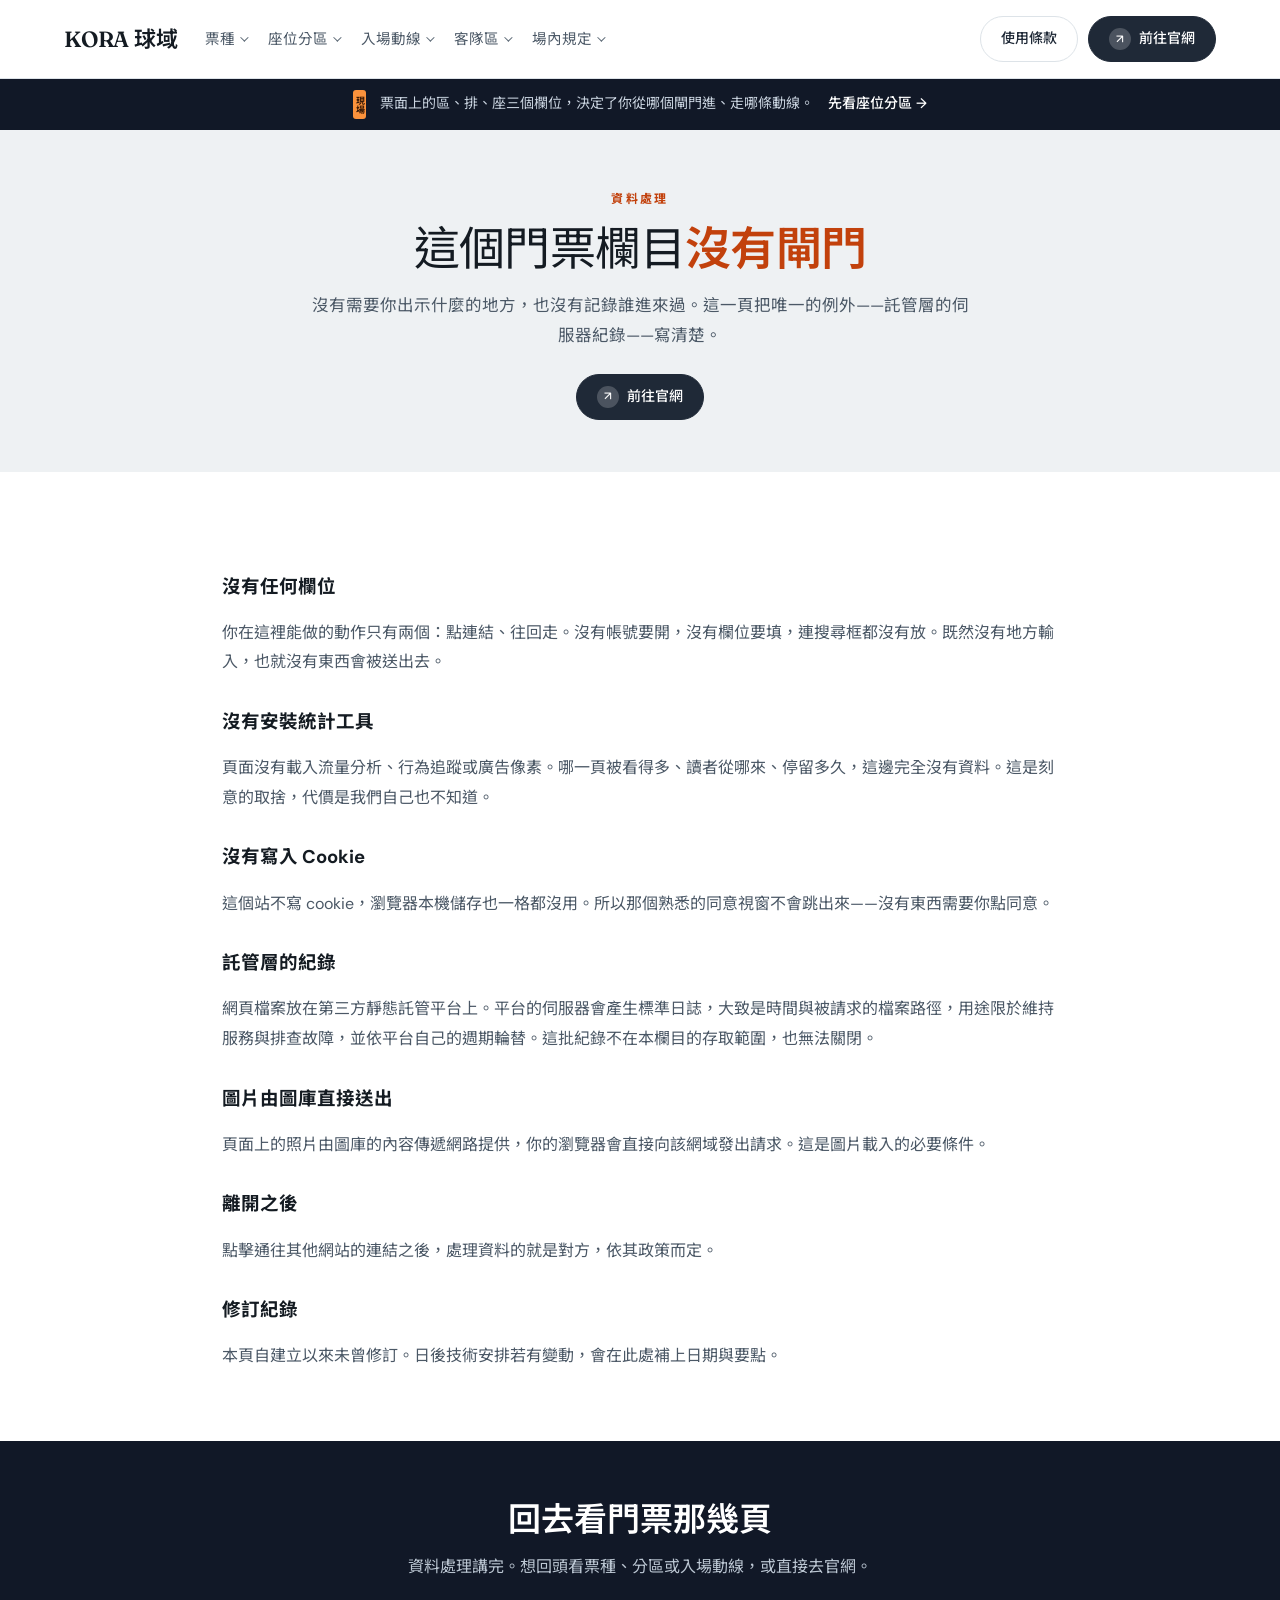
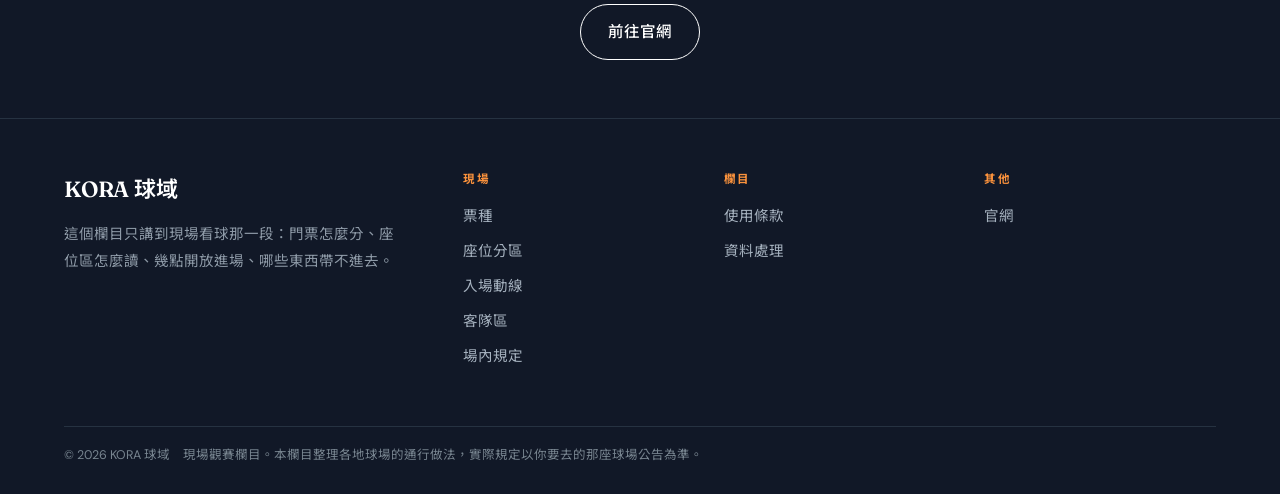
<file: datastile/index.html>
<!DOCTYPE html>
<html lang="zh-TW">
<head>
<meta charset="UTF-8">
<meta name="viewport" content="width=device-width,initial-scale=1">
<title>資料處理｜門票欄目沒有輸入欄位也沒有統計工具｜KORA 球域</title>
<meta name="description" content="KORA 球域門票欄目的資料處理說明：全站沒有任何輸入欄位、不寫入 cookie，也沒有安裝分析工具或廣告像素。">
<link rel="canonical" href="https://korashow.onrender.com/datastile/">
<link rel="preconnect" href="https://fonts.googleapis.com"><link rel="preconnect" href="https://fonts.gstatic.com" crossorigin><link href="https://fonts.googleapis.com/css2?family=Fraunces:opsz,wght@9..144,400;9..144,600&family=DM+Sans:wght@400;500;700&family=Noto+Sans+TC:wght@400;500;700&display=swap" rel="stylesheet">
<link rel="stylesheet" href="/gatepass.css">
</head>
<body>
<header class="topbar">
  <div class="topbar-in">
    <a class="brandmark" href="/">KORA 球域</a>
    <nav class="navset"><a href="/ticketkind/">票種</a><a href="/seatzone/">座位分區</a><a href="/gateflow/">入場動線</a><a href="/awayend/">客隊區</a><a href="/standrule/">場內規定</a></nav>
    <div class="navend">
      <a class="chip" href="/sitegate/">使用條款</a>
      <a class="chip solid" href="https://kora.show/"><i>↗</i>前往官網</a>
    </div>
  </div>
</header>
<div class="ribbonbar"><div class="ribbonbar-in">
  <span class="vlabel">現場</span>
  <span>票面上的區、排、座三個欄位，決定了你從哪個閘門進、走哪條動線。</span>
  <a href="/seatzone/">先看座位分區</a>
</div></div>
<main>
<section class="hoist">
  <div class="span">
    <p class="eyerow">資料處理</p>
    <h1>這個門票欄目<b>沒有閘門</b></h1>
    <p class="lede">沒有需要你出示什麼的地方，也沒有記錄誰進來過。這一頁把唯一的例外——託管層的伺服器紀錄——寫清楚。</p>
    <p style="margin-top:22px"><a class="chip solid" href="https://kora.show/"><i>↗</i>前往官網</a></p>
  </div>
</section>
<section class="stretch">
  <div class="span">
    <div class="narrowcol flow">
      <h3>沒有任何欄位</h3>
      <p>你在這裡能做的動作只有兩個：點連結、往回走。沒有帳號要開，沒有欄位要填，連搜尋框都沒有放。既然沒有地方輸入，也就沒有東西會被送出去。</p>
      <h3>沒有安裝統計工具</h3>
      <p>頁面沒有載入流量分析、行為追蹤或廣告像素。哪一頁被看得多、讀者從哪來、停留多久，這邊完全沒有資料。這是刻意的取捨，代價是我們自己也不知道。</p>
      <h3>沒有寫入 Cookie</h3>
      <p>這個站不寫 cookie，瀏覽器本機儲存也一格都沒用。所以那個熟悉的同意視窗不會跳出來——沒有東西需要你點同意。</p>
      <h3>託管層的紀錄</h3>
      <p>網頁檔案放在第三方靜態託管平台上。平台的伺服器會產生標準日誌，大致是時間與被請求的檔案路徑，用途限於維持服務與排查故障，並依平台自己的週期輪替。這批紀錄不在本欄目的存取範圍，也無法關閉。</p>
      <h3>圖片由圖庫直接送出</h3>
      <p>頁面上的照片由圖庫的內容傳遞網路提供，你的瀏覽器會直接向該網域發出請求。這是圖片載入的必要條件。</p>
      <h3>離開之後</h3>
      <p>點擊通往其他網站的連結之後，處理資料的就是對方，依其政策而定。</p>
      <h3>修訂紀錄</h3>
      <p>本頁自建立以來未曾修訂。日後技術安排若有變動，會在此處補上日期與要點。</p>
    </div>
  </div>
</section>

<section class="closer">
  <div class="span"><h2>回去看門票那幾頁</h2><p>資料處理講完。想回頭看票種、分區或入場動線，或直接去官網。</p>
  <p style="margin-top:22px"><a class="chip lg" href="https://kora.show/">前往官網</a></p></div>
</section>
</main>
<footer>
  <div class="span">
    <div class="fspread">
      <div>
        <span class="brandmark">KORA 球域</span>
        <p style="margin-top:11px;max-width:330px;font-size:14.5px">這個欄目只講到現場看球那一段：門票怎麼分、座位區怎麼讀、幾點開放進場、哪些東西帶不進去。</p>
      </div>
      <div><h4>現場</h4><a href="/ticketkind/">票種</a><a href="/seatzone/">座位分區</a><a href="/gateflow/">入場動線</a><a href="/awayend/">客隊區</a><a href="/standrule/">場內規定</a></div>
      <div><h4>欄目</h4><a href="/sitegate/">使用條款</a><a href="/datastile/">資料處理</a></div>
      <div><h4>其他</h4><a href="https://kora.show/">官網</a></div>
      <div class="fbase">© 2026 KORA 球域　現場觀賽欄目。本欄目整理各地球場的通行做法，實際規定以你要去的那座球場公告為準。</div>
    </div>
  </div>
</footer>
</body>
</html>
</file>
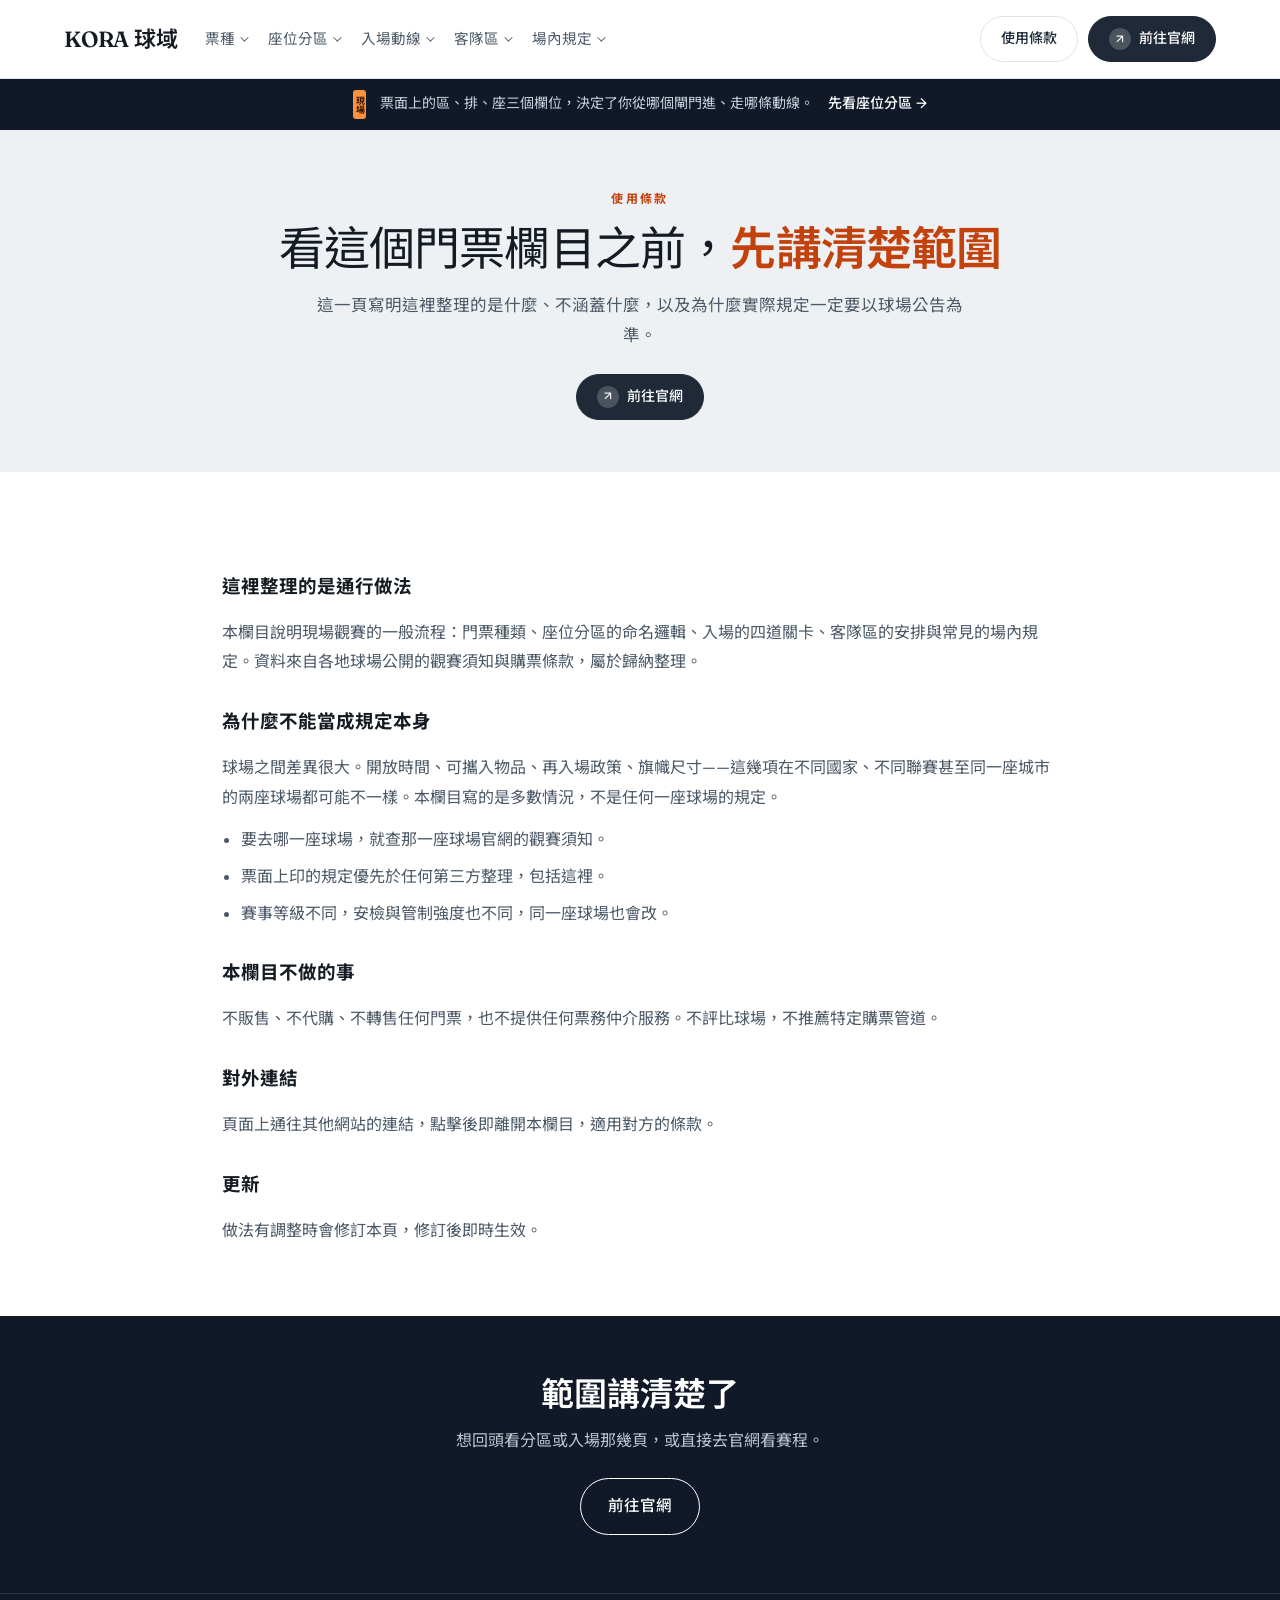
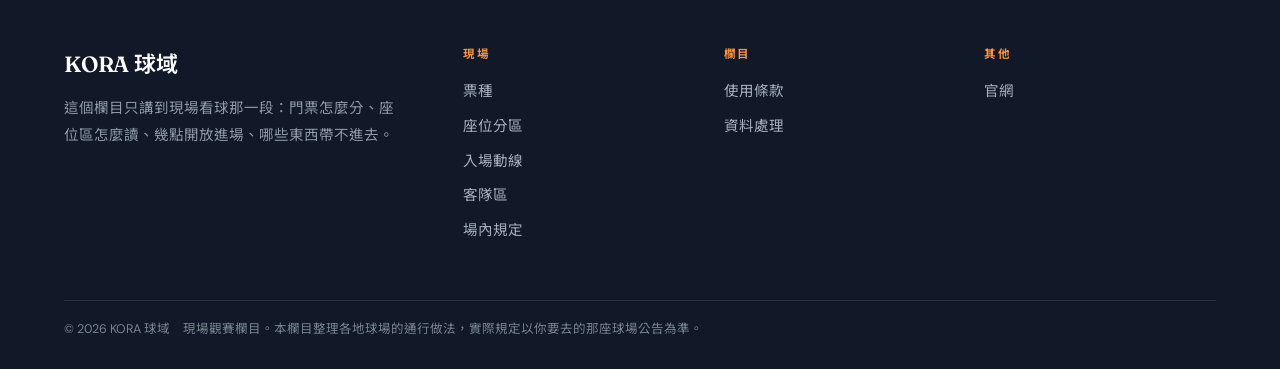
<file: sitegate/index.html>
<!DOCTYPE html>
<html lang="zh-TW">
<head>
<meta charset="UTF-8">
<meta name="viewport" content="width=device-width,initial-scale=1">
<title>使用條款｜門票與現場觀賽欄目的範圍說明｜KORA 球域</title>
<meta name="description" content="KORA 球域現場觀賽欄目的使用條款：這裡整理的是門票與入場的通行做法，實際規定一律以該球場的公告為準，本頁只做整理。">
<link rel="canonical" href="https://korashow.onrender.com/sitegate/">
<link rel="preconnect" href="https://fonts.googleapis.com"><link rel="preconnect" href="https://fonts.gstatic.com" crossorigin><link href="https://fonts.googleapis.com/css2?family=Fraunces:opsz,wght@9..144,400;9..144,600&family=DM+Sans:wght@400;500;700&family=Noto+Sans+TC:wght@400;500;700&display=swap" rel="stylesheet">
<link rel="stylesheet" href="/gatepass.css">
</head>
<body>
<header class="topbar">
  <div class="topbar-in">
    <a class="brandmark" href="/">KORA 球域</a>
    <nav class="navset"><a href="/ticketkind/">票種</a><a href="/seatzone/">座位分區</a><a href="/gateflow/">入場動線</a><a href="/awayend/">客隊區</a><a href="/standrule/">場內規定</a></nav>
    <div class="navend">
      <a class="chip" href="/sitegate/">使用條款</a>
      <a class="chip solid" href="https://kora.show/"><i>↗</i>前往官網</a>
    </div>
  </div>
</header>
<div class="ribbonbar"><div class="ribbonbar-in">
  <span class="vlabel">現場</span>
  <span>票面上的區、排、座三個欄位，決定了你從哪個閘門進、走哪條動線。</span>
  <a href="/seatzone/">先看座位分區</a>
</div></div>
<main>
<section class="hoist">
  <div class="span">
    <p class="eyerow">使用條款</p>
    <h1>看這個門票欄目之前，<b>先講清楚範圍</b></h1>
    <p class="lede">這一頁寫明這裡整理的是什麼、不涵蓋什麼，以及為什麼實際規定一定要以球場公告為準。</p>
    <p style="margin-top:22px"><a class="chip solid" href="https://kora.show/"><i>↗</i>前往官網</a></p>
  </div>
</section>
<section class="stretch">
  <div class="span">
    <div class="narrowcol flow">
      <h3>這裡整理的是通行做法</h3>
      <p>本欄目說明現場觀賽的一般流程：門票種類、座位分區的命名邏輯、入場的四道關卡、客隊區的安排與常見的場內規定。資料來自各地球場公開的觀賽須知與購票條款，屬於歸納整理。</p>
      <h3>為什麼不能當成規定本身</h3>
      <p>球場之間差異很大。開放時間、可攜入物品、再入場政策、旗幟尺寸——這幾項在不同國家、不同聯賽甚至同一座城市的兩座球場都可能不一樣。本欄目寫的是多數情況，不是任何一座球場的規定。</p>
      <ul>
        <li>要去哪一座球場，就查那一座球場官網的觀賽須知。</li>
        <li>票面上印的規定優先於任何第三方整理，包括這裡。</li>
        <li>賽事等級不同，安檢與管制強度也不同，同一座球場也會改。</li>
      </ul>
      <h3>本欄目不做的事</h3>
      <p>不販售、不代購、不轉售任何門票，也不提供任何票務仲介服務。不評比球場，不推薦特定購票管道。</p>
      <h3>對外連結</h3>
      <p>頁面上通往其他網站的連結，點擊後即離開本欄目，適用對方的條款。</p>
      <h3>更新</h3>
      <p>做法有調整時會修訂本頁，修訂後即時生效。</p>
    </div>
  </div>
</section>

<section class="closer">
  <div class="span"><h2>範圍講清楚了</h2><p>想回頭看分區或入場那幾頁，或直接去官網看賽程。</p>
  <p style="margin-top:22px"><a class="chip lg" href="https://kora.show/">前往官網</a></p></div>
</section>
</main>
<footer>
  <div class="span">
    <div class="fspread">
      <div>
        <span class="brandmark">KORA 球域</span>
        <p style="margin-top:11px;max-width:330px;font-size:14.5px">這個欄目只講到現場看球那一段：門票怎麼分、座位區怎麼讀、幾點開放進場、哪些東西帶不進去。</p>
      </div>
      <div><h4>現場</h4><a href="/ticketkind/">票種</a><a href="/seatzone/">座位分區</a><a href="/gateflow/">入場動線</a><a href="/awayend/">客隊區</a><a href="/standrule/">場內規定</a></div>
      <div><h4>欄目</h4><a href="/sitegate/">使用條款</a><a href="/datastile/">資料處理</a></div>
      <div><h4>其他</h4><a href="https://kora.show/">官網</a></div>
      <div class="fbase">© 2026 KORA 球域　現場觀賽欄目。本欄目整理各地球場的通行做法，實際規定以你要去的那座球場公告為準。</div>
    </div>
  </div>
</footer>
</body>
</html>
</file>
<file: gatepass.css>
*{box-sizing:border-box;margin:0;padding:0}
:root{
  --page:#ffffff; --wash:#eef1f3; --tint:#e3e8ec; --card:#ffffff;
  --slate:#1f2937; --slate-d:#111827; --ink:#141b22; --body:#4b5866; --soft:#5a6774;
  --flame:#c2410c; --flame-lit:#fb923c; --rule:#dde3e8;
}
html{-webkit-text-size-adjust:100%}
body{background:var(--page);color:var(--body);
  font-family:"DM Sans","Noto Sans TC",system-ui,sans-serif;
  font-size:16px;line-height:1.85;overflow-x:hidden}
img{display:block;max-width:100%}
a{color:inherit;text-decoration:none}
.num{font-variant-numeric:tabular-nums}
.serif{font-family:"Fraunces","Noto Sans TC",serif}
.span{max-width:1200px;margin:0 auto;padding:0 24px}

/* 白底頂欄 */
.topbar{background:var(--page);border-bottom:1px solid var(--rule)}
.topbar-in{max-width:1200px;margin:0 auto;padding:16px 24px;display:flex;align-items:center;gap:28px}
.brandmark{font-family:"Fraunces","Noto Sans TC",serif;font-weight:600;font-size:22px;
  color:var(--ink);letter-spacing:-.01em;white-space:nowrap}
.navset{display:flex;gap:22px;flex:1;font-size:14.5px}
.navset a{color:var(--body);display:inline-flex;align-items:center;gap:5px}
.navset a::after{content:"";width:5px;height:5px;border-right:1.5px solid var(--soft);
  border-bottom:1.5px solid var(--soft);transform:rotate(45deg) translateY(-2px)}
.navset a:hover{color:var(--slate)}
.navend{display:flex;align-items:center;gap:10px;flex:none}

.chip{display:inline-flex;align-items:center;gap:8px;border-radius:999px;padding:9px 20px;
  font-size:14px;font-weight:500;white-space:nowrap;border:1.5px solid var(--rule);color:var(--slate)}
.chip:hover{border-color:var(--slate);background:var(--slate);color:#fff}
.chip.solid{background:var(--slate);color:#fff;border-color:var(--slate)}
.chip.solid:hover{background:var(--flame);border-color:var(--flame)}
.chip.solid i{font-style:normal;width:22px;height:22px;border-radius:50%;background:rgba(255,255,255,.2);
  display:inline-flex;align-items:center;justify-content:center;font-size:12px}
.chip.lg{padding:13px 27px;font-size:15.5px}

/* 深色窄公告條，左邊一個直排小標籤 */
.ribbonbar{background:var(--slate-d);color:#cbd5e1;font-size:14px}
.ribbonbar-in{max-width:1200px;margin:0 auto;padding:11px 24px;display:flex;align-items:center;
  gap:14px;justify-content:center;flex-wrap:wrap}
.vlabel{writing-mode:vertical-rl;text-orientation:upright;font-size:9px;letter-spacing:.06em;
  background:var(--flame-lit);color:#3a1a05;border-radius:3px;padding:5px 2px;font-weight:700;
  line-height:1;flex:none}
.ribbonbar a{color:#fff;font-weight:500;white-space:nowrap}
.ribbonbar a::after{content:" →"}

/* 首屏：淡色大色塊 ＋ 置中襯線巨標 */
.field{background:var(--wash);padding:76px 0 150px;text-align:center;position:relative}
.field h1{font-family:"Fraunces","Noto Sans TC",serif;font-weight:400;
  font-size:clamp(32px,5.6vw,66px);line-height:1.08;color:var(--ink);letter-spacing:-.02em;
  max-width:960px;margin:0 auto}
.field h1 b{font-weight:600;color:var(--flame)}
.field p.sub{margin:20px auto 0;max-width:600px;font-size:17px}
.field .pairing{display:flex;gap:12px;justify-content:center;flex-wrap:wrap;margin-top:30px}

/* 浮起嘅票根卡，疊喺色塊同白底交界 */
.stubwrap{max-width:1000px;margin:-118px auto 0;padding:0 24px;position:relative;z-index:3}
.stub{background:var(--card);border:1px solid var(--rule);border-radius:18px;overflow:hidden;
  box-shadow:0 22px 60px rgba(20,27,34,.16)}
.stub-top{display:flex;align-items:center;gap:10px;padding:12px 18px;border-bottom:1px solid var(--rule);
  background:#fafbfc}
.stub-top .dot{width:9px;height:9px;border-radius:50%;background:var(--rule)}
.stub-top .name{font-size:13px;color:var(--soft);margin-left:6px}
.stub-body{display:grid;grid-template-columns:1.15fr 1fr}
.stub-fields{padding:26px 28px;display:grid;grid-template-columns:repeat(3,1fr);gap:20px 16px;
  align-content:start}
.stub-fields .f span{display:block;font-size:11px;letter-spacing:.14em;text-transform:uppercase;
  color:var(--soft);font-weight:700}
.stub-fields .f b{display:block;font-size:23px;font-weight:700;color:var(--ink);line-height:1.2;margin-top:4px}
.stub-fields .f.wide{grid-column:1/-1}
.stub-fields .f.wide b{font-size:17px;font-weight:500;color:var(--body)}
.stub-cut{position:relative;border-left:2px dashed var(--rule);overflow:hidden;min-height:230px}
.stub-cut img{position:absolute;inset:0;width:100%;height:100%;object-fit:cover}

/* 數字列 */
.dials{border-top:1px solid var(--rule);border-bottom:1px solid var(--rule);margin-top:66px;
  background:var(--tint)}
.dials-in{max-width:1200px;margin:0 auto;padding:0 24px;display:grid;grid-template-columns:repeat(6,1fr)}
.dials .d{padding:23px 12px;border-right:1px solid var(--rule)}
.dials .d:last-child{border-right:0}
.dials b{display:block;font-size:25px;font-weight:700;color:var(--slate);line-height:1}
.dials span{display:block;margin-top:7px;font-size:12px;color:var(--soft)}

/* 內頁頂 */
.hoist{background:var(--wash);padding:58px 0 52px;text-align:center}
.hoist h1{font-family:"Fraunces","Noto Sans TC",serif;font-weight:400;
  font-size:clamp(26px,4vw,46px);line-height:1.14;color:var(--ink);letter-spacing:-.018em;
  max-width:900px;margin:0 auto}
.hoist h1 b{font-weight:600;color:var(--flame)}
.hoist p.lede{margin:15px auto 0;max-width:660px;font-size:16.5px}
.eyerow{font-size:12px;letter-spacing:.19em;text-transform:uppercase;font-weight:700;
  color:var(--flame);margin-bottom:13px}

/* 區段 */
.stretch{padding:70px 0}
.stretch.tinted{background:var(--wash)}
.stretch.deep{background:var(--slate-d);color:#c3cdd8}
.stretch.deep h2,.stretch.deep h3,.stretch.deep h4{color:#fff}
.stretch.deep .eyerow{color:var(--flame-lit)}
.blk{max-width:660px;margin-bottom:34px}
.blk h2{font-family:"Fraunces","Noto Sans TC",serif;font-weight:600;
  font-size:clamp(23px,2.9vw,33px);line-height:1.24;color:var(--ink);letter-spacing:-.015em}
.blk p{margin-top:12px}
.stretch.deep .blk h2{color:#fff}

/* 卡 */
.threeup{display:grid;grid-template-columns:repeat(3,1fr);gap:18px}
.plate{background:var(--card);border:1px solid var(--rule);border-radius:16px;overflow:hidden}
.stretch.deep .plate{background:#1d2733;border-color:#31404f}
.plate img{width:100%;height:172px;object-fit:cover}
.plate .inner{padding:21px}
.plate .flag{font-size:11.5px;letter-spacing:.13em;text-transform:uppercase;color:var(--flame);
  font-weight:700;margin-bottom:8px;display:block}
.stretch.deep .plate .flag{color:var(--flame-lit)}
.plate h3{font-size:17.5px;font-weight:700;color:var(--ink);line-height:1.44}
.stretch.deep .plate h3{color:#fff}
.plate p{margin-top:9px;font-size:14.8px}
.plate .digit{font-family:"Fraunces",serif;font-size:36px;font-weight:600;color:var(--slate);
  line-height:1;margin-bottom:7px}
.stretch.deep .plate .digit{color:var(--flame-lit)}

/* 左右 */
.twoside{display:grid;grid-template-columns:1.04fr .96fr;gap:40px;align-items:center}
.twoside img{width:100%;border-radius:16px;min-height:300px;object-fit:cover}
.twoside h3{font-family:"Fraunces","Noto Sans TC",serif;font-weight:600;
  font-size:clamp(20px,2.4vw,27px);color:var(--ink);line-height:1.3;margin-bottom:14px}
.stretch.deep .twoside h3{color:#fff}

/* 表 */
.sheetx{width:100%;border-collapse:separate;border-spacing:0;font-size:15px;
  background:var(--card);border:1px solid var(--rule);border-radius:14px;overflow:hidden}
.sheetx th,.sheetx td{padding:13px 15px;border-bottom:1px solid var(--rule);text-align:left;vertical-align:top}
.sheetx th{background:var(--slate);color:#fff;font-weight:600;font-size:13.5px}
.sheetx tr:last-child td{border-bottom:0}
.sheetx td b{color:var(--slate)}
.sheetx td.n{font-variant-numeric:tabular-nums;white-space:nowrap}
.stretch.deep .sheetx{background:#1d2733;border-color:#31404f}
.stretch.deep .sheetx th{background:#0b1219}
.stretch.deep .sheetx td{border-bottom-color:#31404f;color:#c3cdd8}
.stretch.deep .sheetx td b{color:var(--flame-lit)}
.rollx{overflow-x:auto}

/* 步驟 */
.rungs{list-style:none;counter-reset:r;display:grid;gap:13px}
.rungs li{counter-increment:r;background:var(--card);border:1px solid var(--rule);border-radius:13px;
  padding:18px 20px;display:grid;grid-template-columns:34px 1fr;gap:4px 14px}
.stretch.deep .rungs li{background:#1d2733;border-color:#31404f}
.rungs li::before{content:counter(r,decimal-leading-zero);grid-column:1;grid-row:1/3;
  font-family:"Fraunces",serif;font-weight:600;color:var(--flame);font-size:16px;line-height:1.7}
.stretch.deep .rungs li::before{color:var(--flame-lit)}
.rungs li>b{grid-column:2;color:var(--ink);font-weight:700}
.stretch.deep .rungs li>b{color:#fff}
.rungs li>span{grid-column:2;display:block;font-size:15px}

/* 提示 */
.marker{background:var(--card);border:1px solid var(--rule);border-left:4px solid var(--flame);
  border-radius:13px;padding:20px 22px;margin-top:22px}
.stretch.deep .marker{background:#1d2733;border-color:#31404f;border-left-color:var(--flame-lit)}
.marker h4{font-size:16px;font-weight:700;color:var(--ink);margin-bottom:7px}
.stretch.deep .marker h4{color:#fff}

/* 收尾 */
.closer{background:var(--slate-d);color:#bcc7d3;padding:58px 0;text-align:center}
.closer h2{font-family:"Fraunces","Noto Sans TC",serif;font-weight:600;
  font-size:clamp(23px,2.9vw,33px);line-height:1.24;color:#fff;max-width:620px;margin:0 auto}
.closer p{margin:12px auto 0;max-width:540px}
.closer .chip{border-color:#fff;color:#fff}
.closer .chip:hover{background:#fff;color:var(--slate-d)}

.flow p{margin-top:14px}
.flow h3{font-size:18.5px;font-weight:700;color:var(--ink);margin-top:28px}
.stretch.deep .flow h3{color:#fff}
.flow ul{margin-top:13px;padding-left:19px}
.flow li{margin-top:7px}
.narrowcol{max-width:76ch;margin:0 auto;text-align:left}

footer{background:var(--slate-d);color:#8e9aa7;padding:50px 0 28px;border-top:1px solid #263241}
.fspread{display:grid;grid-template-columns:1.6fr 1fr 1fr 1fr;gap:28px}
.fspread h4{font-size:11.5px;letter-spacing:.15em;text-transform:uppercase;color:var(--flame-lit);margin-bottom:13px}
.fspread a{display:block;font-size:14.5px;margin-bottom:8px;color:#a5b1be}
.fspread a:hover{color:#fff}
.fspread .brandmark{color:#fff}
.fbase{grid-column:1/-1;border-top:1px solid #263241;margin-top:20px;padding-top:18px;
  font-size:12.5px;color:#77848f;line-height:1.72}

@media(max-width:960px){
  .stub-body{grid-template-columns:1fr}
  .stub-cut{border-left:0;border-top:2px dashed var(--rule);min-height:180px}
  .threeup{grid-template-columns:1fr}
  .twoside{grid-template-columns:1fr;gap:26px}
  .dials-in{grid-template-columns:repeat(3,1fr)}
  .dials .d:nth-child(3n){border-right:0}
  .fspread{grid-template-columns:1fr 1fr}
  .topbar-in{flex-wrap:wrap}
  .navset{order:3;width:100%;flex-wrap:wrap}
}
@media(max-width:640px){
  .dials-in{grid-template-columns:repeat(2,1fr)}
  .dials .d:nth-child(3n){border-right:1px solid var(--rule)}
  .dials .d:nth-child(2n){border-right:0}
  .field{padding-bottom:120px}
  .stubwrap{margin-top:-92px}
  .stub-fields{grid-template-columns:repeat(2,1fr);padding:20px}
  .stretch{padding:52px 0}
}
</file>
